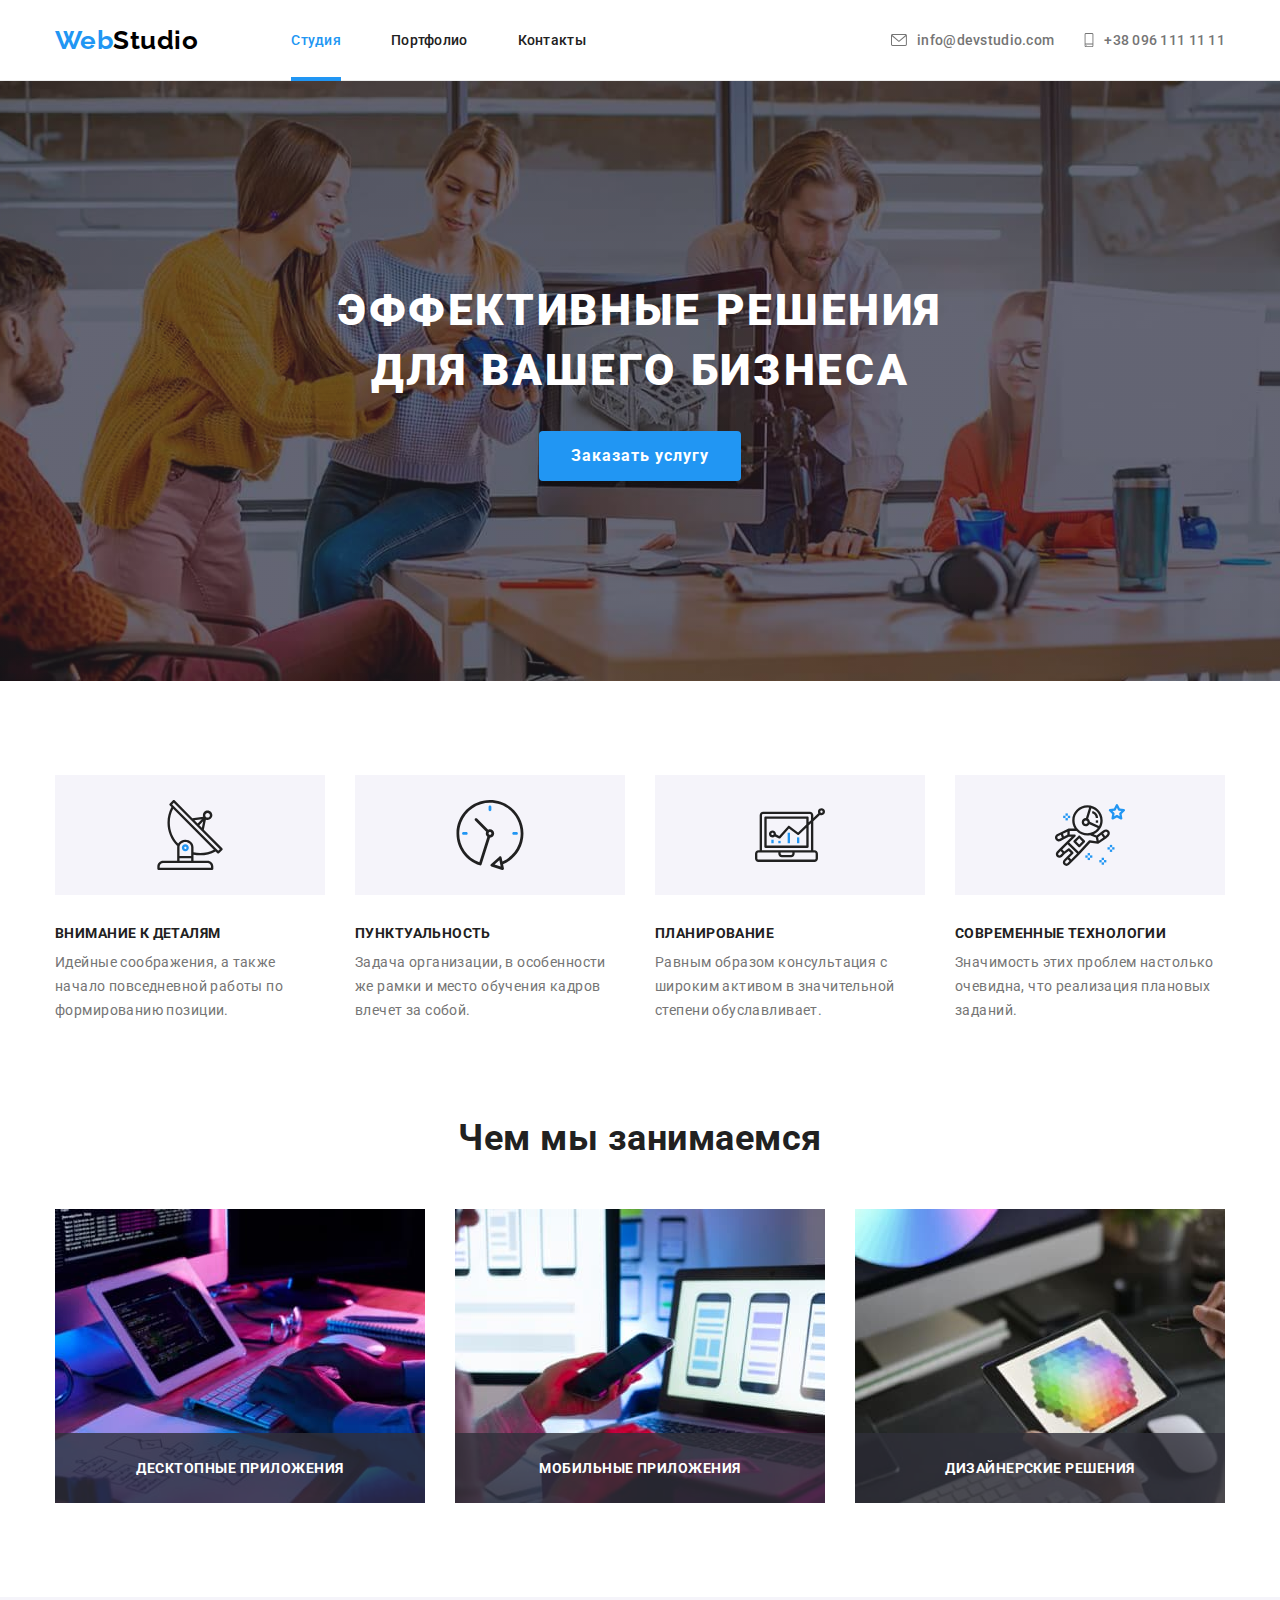
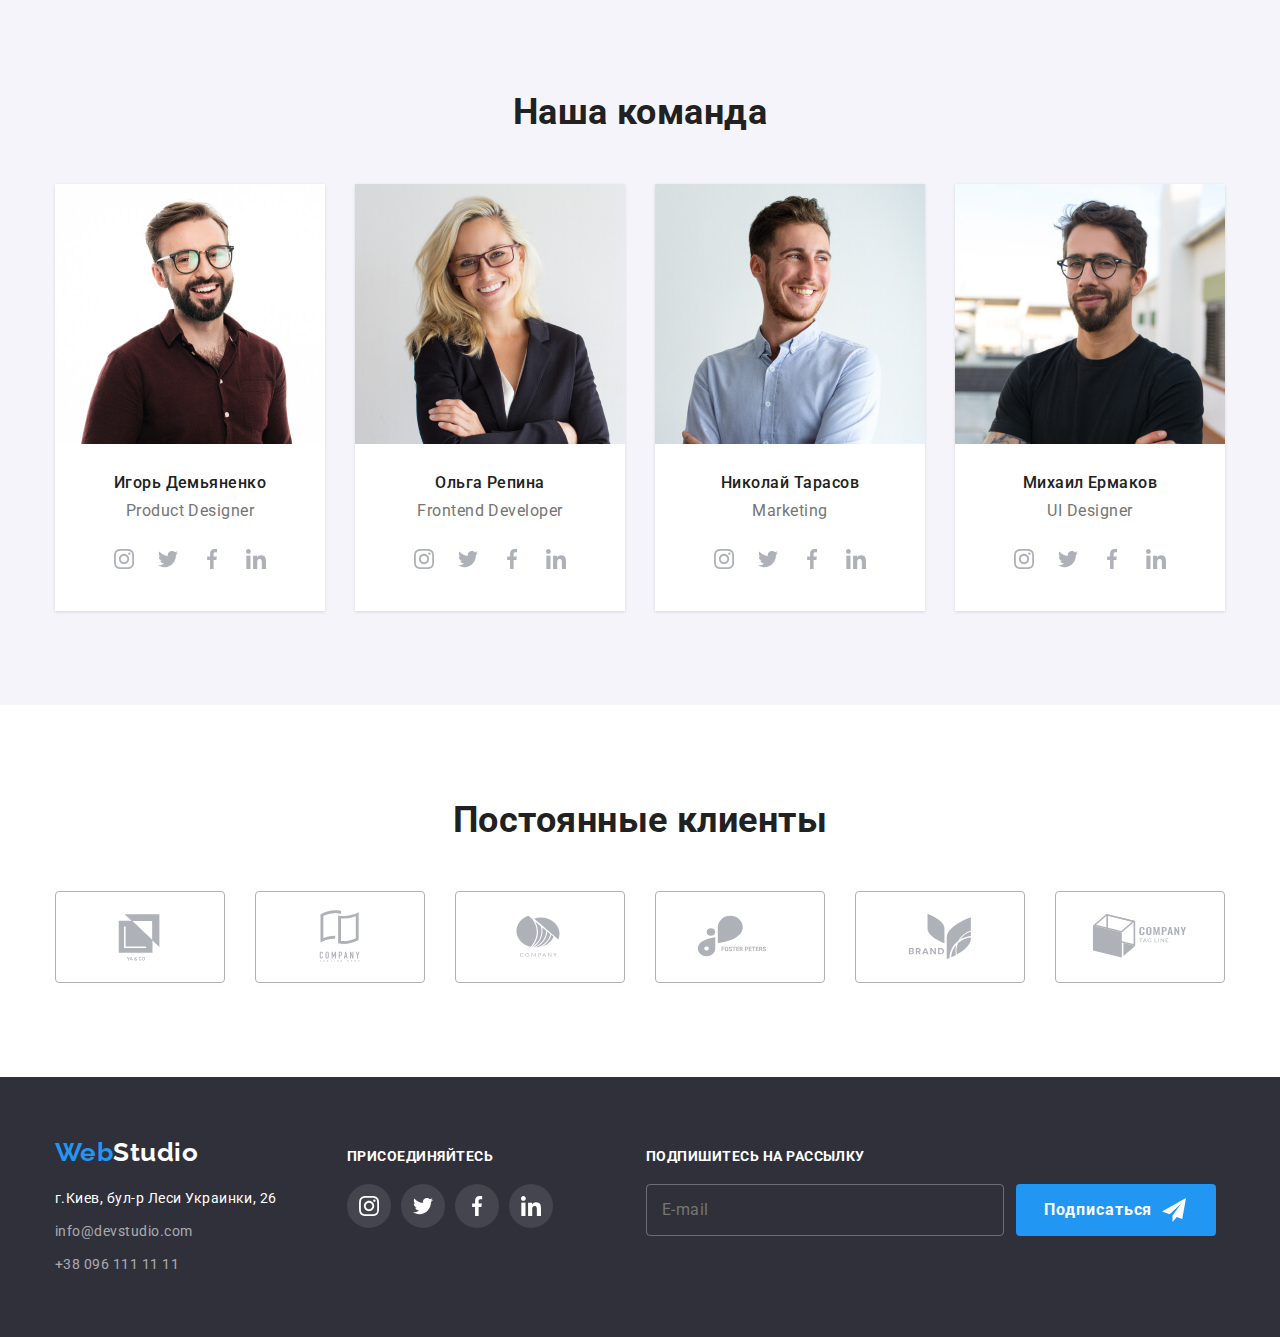
<file: index.html>
<!DOCTYPE html>
<html lang="ru">
<head>
    <meta charset="UTF-8" />
    <meta http-equiv="X-UA-Compatible" content="IE=edge" />
    <meta name="viewport" content="width=device-width, initial-scale=1.0" />
    <title>WebStudio -> Студия</title>
    <!-- Подключаем шрифты с Google Fonts -->
    <link rel="preconnect" href="https://fonts.googleapis.com" />
    <link rel="preconnect" href="https://fonts.gstatic.com" crossorigin />
    <link
      href="https://fonts.googleapis.com/css2?family=Raleway:wght@700&family=Roboto:wght@400;500;700;900&display=swap"
      rel="stylesheet"
    />
    <!-- Подключаем Normalize -->
    <link
      rel="stylesheet"
      href="https://cdnjs.cloudflare.com/ajax/libs/modern-normalize/1.1.0/modern-normalize.min.css"
    />
    <!-- Подключаем свои стили -->
    <link rel="stylesheet" href="./css/main.min.css" />
</head>

<body>
    <!-- ================= Шапка ================ -->
    <header class="header">
      <div class="container">
        <!-- Навигация -->
        <nav class="nav">
          <!-- Логотип -->
          <a href="./index.html" class="logo link"
            ><span class="accent">Web</span>Studio</a
          >
          <!-- Меню Навигация -->
          <ul class="navigation list">
            <li class="navigation-item">
              <a class="link current" href="./index.html">Студия</a>
            </li>
            <li class="navigation-item">
              <a class="link" href="./portfolio.html">Портфолио</a>
            </li>
            <li class="navigation-item">
              <a class="link" href="./contacts.html">Контакты</a>
            </li>
          </ul>
        </nav>

        <!-- Контакты в Шапке -->
        <ul class="contacts list">
          <li class="contacts-item">
            <a
              href="mailto:info@devstudio.com"
              class="contacts-link link"
              aria-label="email contact"
            >
              <svg class="contacts-icon" width="16" height="12">
                <use href="./images/icons.svg#envelope"></use>
              </svg>
              info@devstudio.com
            </a>
          </li>

          <li class="contacts-item">
            <a
              href="tel:+380961111111"
              class="contacts-link link"
              aria-label="phone contact"
            >
              <svg class="contacts-icon" width="10" height="14">
                <use href="./images/icons.svg#smartphone"></use>
              </svg>
              +38 096 111 11 11</a
            >
          </li>
        </ul>

        <!-- Кнопка вызова Мобильное меню -->
        <button class="burger-btn" data-menu-open>
          <svg class="burger-icon" width="40" height="40">
            <use href="./images/icons.svg#burger"></use>
          </svg>
        </button>

        <!-- Мобильное меню -->
        <div class="mobile-menu" data-menu>
          <div class="container mobile-menu__container">
            
            <!-- Кнопка Закрытие мобильное меню -->
            <button class="mobile-close-btn" data-menu-close>
              <svg class="close-btn-icon" width="40" height="40">
                <use href="./images/icons.svg#mobile-menu-close"></use>
              </svg>
            </button>

            <!-- Навигация моб.меню -->
            <ul class="mobile-menu__nav list">
              <li class="mobile-menu__item">
                <a href="index.html" class="mobile-menu__link-current link">Студия</a>
              </li>
              <li class="mobile-menu__item">
                <a href="portfolio.html" class="mobile-menu__link link">Портфолио</a>
              </li>
              <li class="mobile-menu__item">
                <a href="#" class="mobile-menu__link link">Контакты</a>
              </li>
            </ul>

            <!-- Меню "Телефон и Email" + "Соцсети" -->
            <div class="menu-bottom">

                <!-- Меню "Телефон и Email" -->
                <ul class="mobile-contacts list">
                    <li class="mobile-contacts-item">
                        <a href="tel:+380961111111" class="mobile-contacts-link link">+38 096 111 11 11</a>
                    </li>
                    <li class="mobile-contacts-item">
                        <a href="mailto:info@devstudio.com" class="mobile-contacts-link link">info@devstudio.com</a>
                    </li>
                </ul>
                <!-- Конец Меню "Телефон и Email" -->

                <!-- Меню "Соцсети" -->
                <ul class="mobile-social list">
                    <li class="mobile-social-item">
                        <a href="" class="mobile-social-link link">Instagram</a>
                    </li>
                    <li class="mobile-social-item">
                        <a href="" class="mobile-social-link link">Twitter</a>
                    </li>
                    <li class="mobile-social-item">
                        <a href="" class="mobile-social-link link">Facebook</a>
                    </li>
                    <li class="mobile-social-item">
                        <a href="" class="mobile-social-link-last link">LinkedIn</a>
                    </li>
                </ul>
                <!-- Конец Меню "Соцсети" -->

            </div>
            <!-- Конец Меню "Телефон и Email" + "Соцсети" -->

          </div>
        </div>
      </div>
    </header>
    <!-- =============== Конец Шапка ============== -->

    <main>
      <!--================ Герой ===================-->
      <section class="hero">
        <div class="container">
          <h1 class="hero-title">Эффективные решения для вашего бизнеса</h1>
          <button type="button" class="hero-button button" data-modal-open>
            Заказать услугу
          </button>
        </div>
      </section>
      <!--============== Конец Герой ==============-->

      <!--============== Преимущества ==============-->
      <section class="features section">
        <div class="container">
          <h2 class="visually-hidden">Преимущества</h2>
          <ul class="feature-list list">
            <li class="feature-item">
              <div class="feature-icon">
                <svg width="70" height="70">
                  <use href="./images/icons.svg#feature1"></use>
                </svg>
              </div>
              <h3 class="feature-title title">Внимание к деталям</h3>
              <p class="feature-text">
                Идейные соображения, а также начало повседневной работы по
                формированию позиции.
              </p>
            </li>

            <li class="feature-item">
              <div class="feature-icon">
                <svg width="70" height="70">
                  <use href="./images/icons.svg#feature2"></use>
                </svg>
              </div>
              <h3 class="feature-title title">Пунктуальность</h3>
              <p class="feature-text">
                Задача организации, в особенности же рамки и место обучения
                кадров влечет за собой.
              </p>
            </li>

            <li class="feature-item">
              <div class="feature-icon">
                <svg width="70" height="70">
                  <use href="./images/icons.svg#feature3"></use>
                </svg>
              </div>
              <h3 class="feature-title title">Планирование</h3>
              <p class="feature-text">
                Равным образом консультация с широким активом в значительной
                степени обуславливает.
              </p>
            </li>

            <li class="feature-item">
              <div class="feature-icon">
                <svg width="70" height="70">
                  <use href="./images/icons.svg#feature4"></use>
                </svg>
              </div>
              <h3 class="feature-title title">Современные технологии</h3>
              <p class="feature-text">
                Значимость этих проблем настолько очевидна, что реализация
                плановых заданий.
              </p>
            </li>
          </ul>
        </div>
      </section>
      <!--============ Конец Преимущества ============-->

      <!--=========== Чем мы занимаемся =============-->
      <section class="opportunity section">
        <div class="container">
          <h2 class="title">Чем мы занимаемся</h2>
          <ul class="opportunity-list list">
            <li class="opportunity-item">
              <div class="opportunity-wrapper">
                <h3 class="opportunity-overlay">Десктопные приложения</h3>
                <picture class="picture">
                  <source srcset="./images/opportunities/box1.jpg 1x, ./images/opportunities/box1@2x.jpg 2x"media="(min-width: 1200px)">
                  <img src="./images/opportunities/box1.jpg" alt="Десктопные приложения">
                </picture>
              </div>
            </li>

            <li class="opportunity-item">
              <div class="opportunity-wrapper">
                <h3 class="opportunity-overlay">Мобильные приложения</h3>
                <picture class="picture">
                  <source srcset="./images/opportunities/box2.jpg 1x, ./images/opportunities/box2@2x.jpg 2x"
                    media="(min-width: 1200px)">
                  <img src="./images/opportunities/2.jpg" alt="Мобильные приложения">
                </picture>
              </div>
            </li>

            <li class="opportunity-item">
              <div class="opportunity-wrapper">
                <h3 class="opportunity-overlay">Дизайнерские решения</h3>
                <picture class="picture">
                  <source srcset="./images/opportunities/box3.jpg 1x, ./images/opportunities/box3@2x.jpg 2x"
                    media="(min-width: 1200px)">
                  <img src="./images/opportunities/box3.jpg" alt="Дизайнерские решения">
                </picture>
              </div>
            </li>
          </ul>
        </div>
      </section>
      <!--======== Конец Чем мы занимаемся =========-->

      <!--============ Наша команда ================-->
      <section class="team section">
        <div class="container">
          <h2 class="title">Наша команда</h2>
          <ul class="team-list list">
            <li class="team-card">
                <picture class="picture">
                    <source srcset="./images/team/team1_desktop.jpg 1x, ./images/team/team1_desktop@2x.jpg 2x" media="(min-width: 1200px)">
                    <source srcset="./images/team/team1_tablet.jpg 1x, ./images/team/team1_tablet@2x.jpg 2x" media="(min-width: 768px)">
                    <source srcset="./images/team/team1_mobile.jpg 1x, ./images/team/team1_mobile@2x.jpg 2x" media="(max-width: 768px)">
                    <img src="./images/team/team1_mobile.jpg" alt="Проектировщик">
                </picture>
              <div class="team-content">
                <h3 class="team-persona title">Игорь Демьяненко</h3>
                <p class="team-profession">Product Designer</p>
                <ul class="team-social-list list">
                  <li class="team-social-item">
                    <a
                      class="team-social-link link"
                      href=""
                      aria-label="instagram icon"
                    >
                      <svg class="team-social-icon" width="20" height="20">
                        <use href="./images/icons.svg#instagram"></use>
                      </svg>
                    </a>
                  </li>

                  <li class="team-social-item">
                    <a
                      class="team-social-link link"
                      href=""
                      aria-label="twitter icon"
                    >
                      <svg class="team-social-icon" width="20" height="20">
                        <use href="./images/icons.svg#twitter"></use>
                      </svg>
                    </a>
                  </li>

                  <li class="team-social-item">
                    <a
                      class="team-social-link link"
                      href=""
                      aria-label="facebook icon"
                    >
                      <svg class="team-social-icon" width="20" height="20">
                        <use href="./images/icons.svg#facebook"></use>
                      </svg>
                    </a>
                  </li>

                  <li class="team-social-item">
                    <a
                      class="team-social-link link"
                      href=""
                      aria-label="linkedin icon"
                    >
                      <svg class="team-social-icon" width="20" height="20">
                        <use href="./images/icons.svg#linkedin"></use>
                      </svg>
                    </a>
                  </li>
                </ul>
              </div>
            </li>

            <li class="team-card">
                <picture class="picture">
                    <source srcset="./images/team/team2_desktop.jpg 1x, ./images/team/team2_desktop@2x.jpg 2x" media="(min-width: 1200px)">
                    <source srcset="./images/team/team2_tablet.jpg 1x, ./images/team/team2_tablet@2x.jpg 2x" media="(min-width: 768px)">
                    <source srcset="./images/team/team2_mobile.jpg 1x, ./images/team/team2_mobile@2x.jpg 2x" media="(max-width: 768px)">
                    <img src="./images/team/team2_mobile.jpg" alt="Разработчик">
                </picture>
              <div class="team-content">
                <h3 class="team-persona title">Ольга Репина</h3>
                <p class="team-profession">Frontend Developer</p>
                <ul class="team-social-list list">
                  <li class="team-social-item">
                    <a
                      class="team-social-link link"
                      href=""
                      aria-label="instagram icon"
                    >
                      <svg class="team-social-icon" width="20" height="20">
                        <use href="./images/icons.svg#instagram"></use>
                      </svg>
                    </a>
                  </li>

                  <li class="team-social-item">
                    <a
                      class="team-social-link link"
                      href=""
                      aria-label="twitter icon"
                    >
                      <svg class="team-social-icon" width="20" height="20">
                        <use href="./images/icons.svg#twitter"></use>
                      </svg>
                    </a>
                  </li>

                  <li class="team-social-item">
                    <a
                      class="team-social-link link"
                      href=""
                      aria-label="facebook icon"
                    >
                      <svg class="team-social-icon" width="20" height="20">
                        <use href="./images/icons.svg#facebook"></use>
                      </svg>
                    </a>
                  </li>

                  <li class="team-social-item">
                    <a
                      class="team-social-link link"
                      href=""
                      aria-label="linkedin icon"
                    >
                      <svg class="team-social-icon" width="20" height="20">
                        <use href="./images/icons.svg#linkedin"></use>
                      </svg>
                    </a>
                  </li>
                </ul>
              </div>
            </li>

            <li class="team-card">
                <picture class="picture">
                    <source srcset="./images/team/team3_desktop.jpg 1x, ./images/team/team3_desktop@2x.jpg 2x" media="(min-width: 1200px)">
                    <source srcset="./images/team/team3_tablet.jpg 1x, ./images/team/team3_tablet@2x.jpg 2x" media="(min-width: 768px)">
                    <source srcset="./images/team/team3_mobile.jpg 1x, ./images/team/team3_mobile@2x.jpg 2x" media="(max-width: 768px)">
                    <img src="./images/team/team3_mobile.jpg" alt="Маркетолог">
                </picture>
              <div class="team-content">
                <h3 class="team-persona title">Николай Тарасов</h3>
                <p class="team-profession">Marketing</p>
                <ul class="team-social-list list">
                  <li class="team-social-item">
                    <a
                      class="team-social-link link"
                      href=""
                      aria-label="instagram icon"
                    >
                      <svg class="team-social-icon" width="20" height="20">
                        <use href="./images/icons.svg#instagram"></use>
                      </svg>
                    </a>
                  </li>

                  <li class="team-social-item">
                    <a
                      class="team-social-link link"
                      href=""
                      aria-label="twitter icon"
                    >
                      <svg class="team-social-icon" width="20" height="20">
                        <use href="./images/icons.svg#twitter"></use>
                      </svg>
                    </a>
                  </li>

                  <li class="team-social-item">
                    <a
                      class="team-social-link link"
                      href=""
                      aria-label="facebook icon"
                    >
                      <svg class="team-social-icon" width="20" height="20">
                        <use href="./images/icons.svg#facebook"></use>
                      </svg>
                    </a>
                  </li>

                  <li class="team-social-item">
                    <a
                      class="team-social-link link"
                      href=""
                      aria-label="linkedin icon"
                    >
                      <svg class="team-social-icon" width="20" height="20">
                        <use href="./images/icons.svg#linkedin"></use>
                      </svg>
                    </a>
                  </li>
                </ul>
              </div>
            </li>

            <li class="team-card">
                <picture class="picture">
                    <source srcset="./images/team/team4_desktop.jpg 1x, ./images/team/team4_desktop@2x.jpg 2x"
                        media="(min-width: 1200px)">
                    <source srcset="./images/team/team4_tablet.jpg 1x, ./images/team/team4_tablet@2x.jpg 2x" media="(min-width: 768px)">
                    <source srcset="./images/team/team4_mobile.jpg 1x, ./images/team/team4_mobile@2x.jpg 2x" media="(max-width: 768px)">
                    <img src="./images/team/team3_mobile.jpg" alt="Дизайнер">
                </picture>
              <div class="team-content">
                <h3 class="team-persona title">Михаил Ермаков</h3>
                <p class="team-profession">UI Designer</p>
                <ul class="team-social-list list">
                  <li class="team-social-item">
                    <a
                      class="team-social-link link"
                      href=""
                      aria-label="instagram icon"
                    >
                      <svg class="team-social-icon" width="20" height="20">
                        <use href="./images/icons.svg#instagram"></use>
                      </svg>
                    </a>
                  </li>

                  <li class="team-social-item">
                    <a
                      class="team-social-link link"
                      href=""
                      aria-label="twitter icon"
                    >
                      <svg class="team-social-icon" width="20" height="20">
                        <use href="./images/icons.svg#twitter"></use>
                      </svg>
                    </a>
                  </li>

                  <li class="team-social-item">
                    <a
                      class="team-social-link link"
                      href=""
                      aria-label="facebook icon"
                    >
                      <svg class="team-social-icon" width="20" height="20">
                        <use href="./images/icons.svg#facebook"></use>
                      </svg>
                    </a>
                  </li>

                  <li class="team-social-item">
                    <a
                      class="team-social-link link"
                      href=""
                      aria-label="linkedin icon"
                    >
                      <svg class="team-social-icon" width="20" height="20">
                        <use href="./images/icons.svg#linkedin"></use>
                      </svg>
                    </a>
                  </li>
                </ul>
              </div>
            </li>
          </ul>
        </div>
      </section>
      <!--========== Конец Наша команда =============-->

      <!--========== Постоянные клиенты =============-->
      <section class="client section">
        <div class="container">
          <h2 class="title">Постоянные клиенты</h2>
          <ul class="client-list list">
            <li class="client-item">
              <a class="client-link link" href="">
                <svg width="106" height="60">
                  <use href="./images/icons.svg#company1"></use>
                </svg>
              </a>
            </li>

            <li class="client-item">
              <a class="client-link link" href="">
                <svg width="106" height="60">
                  <use href="./images/icons.svg#company2"></use>
                </svg>
              </a>
            </li>

            <li class="client-item">
              <a class="client-link link" href="">
                <svg width="106" height="60">
                  <use href="./images/icons.svg#company3"></use>
                </svg>
              </a>
            </li>

            <li class="client-item">
              <a class="client-link link" href="">
                <svg width="106" height="60">
                  <use href="./images/icons.svg#company4"></use>
                </svg>
              </a>
            </li>

            <li class="client-item">
              <a class="client-link link" href="">
                <svg width="106" height="60">
                  <use href="./images/icons.svg#company5"></use>
                </svg>
              </a>
            </li>

            <li class="client-item">
              <a class="client-link link" href="">
                <svg width="106" height="60">
                  <use href="./images/icons.svg#company6"></use>
                </svg>
              </a>
            </li>
          </ul>
        </div>
      </section>
      <!--======= Конец Постоянные клиенты ==========-->
    </main>

    <!--=================== Подвал ====================-->
    <footer class="footer">
      <div class="container">
        <!-- =============== Адрес ============== -->
        <div class="address">
          <a href="./index.html" class="logo link"
            ><span class="accent">Web</span>Studio</a
          >
          <address class="footer-contact">
            <ul class="list">
              <li class="list-item">
                <a
                  class="link"
                  href="https://goo.gl/maps/2K6fqJcFHeFauVWUA"
                  target="_blank"
                  rel="noopener noreferrer"
                  >г.Киев, бул-р Леси Украинки, 26</a
                >
              </li>

              <li class="list-item">
                <a class="link link-dark" href="mailto:info@devstudio.com"
                  >info@devstudio.com</a
                >
              </li>

              <li class="list-item">
                <a class="link link-dark" href="tel:+380961111111"
                  >+38 096 111 11 11</a
                >
              </li>
            </ul>
          </address>
        </div>
        <!-- ============ Конец Адрес ============ -->

        <!-- ============== Соц.сети ============= -->
        <div class="footer-social">
          <p class="footer-social-paragraf">Присоединяйтесь</p>
          <ul class="footer-social-list list">
            <li class="footer-social-item">
              <a
                class="footer-social-link link"
                href=""
                aria-label="instagram icon"
              >
                <svg class="footer-social-icon" width="20" height="20">
                  <use href="./images/icons.svg#instagram"></use>
                </svg>
              </a>
            </li>

            <li class="footer-social-item">
              <a
                class="footer-social-link link"
                href=""
                aria-label="twitter icon"
              >
                <svg class="footer-social-icon" width="20" height="20">
                  <use href="./images/icons.svg#twitter"></use>
                </svg>
              </a>
            </li>

            <li class="footer-social-item">
              <a
                class="footer-social-link link"
                href=""
                aria-label="facebook icon"
              >
                <svg class="footer-social-icon" width="20" height="20">
                  <use href="./images/icons.svg#facebook"></use>
                </svg>
              </a>
            </li>

            <li class="footer-social-item">
              <a
                class="footer-social-link link"
                href=""
                aria-label="linkedin icon"
              >
                <svg class="footer-social-icon" width="20" height="20">
                  <use href="./images/icons.svg#linkedin"></use>
                </svg>
              </a>
            </li>
          </ul>
        </div>
        <!-- =========== Конец Соц.сети ========== -->

        <!-- ======== Подпишись на рассылку ====== -->
        <div class="subscription">
          <p class="subscription-paragraf">Подпишитесь на рассылку</p>
          <form class="subscription-form">
            <input
              type="email"
              name="user-email"
              class="subscription-form-input"
              placeholder="E-mail"
              required
            />
            <button type="submit" class="subscription-form-button button">
              Подписаться
              <svg class="subscription-icon" width="24" height="24">
                <use href="./images/icons.svg#telegram"></use>
              </svg>
            </button>
          </form>
        </div>
        <!-- ======== Конец Подпишись на рассылку ====== -->
      </div>
    </footer>
    <!--================= Конец Подвал ================-->

    <!-- =============== Модальное окно ============== -->
    <div class="backdrop is-hidden" data-modal>
      <div class="modal">
        <!-- === Кнопка закрытия === -->
        <button class="close-btn" type="button" data-modal-close>
          <svg class="close-btn-icon" width="18" height="18">
            <use href="./images/icons.svg#close"></use>
          </svg>
        </button>
        <!-- === Конец Кнопка закрытия === -->

        <!-- === Форма === -->
        <form class="modal-form">
          <p class="modal-form-head title">
            Оставьте свои данные, мы вам перезвоним
          </p>
          <label class="modal-form-field">
            Имя
            <span class="modal-form-input-wrapper">
              <input
                type="text"
                name="user-name"
                class="modal-form-input"
                minlength="2"
                pattern="[a-zA-Zа-яёА-ЯЁ]+"
                title="Не должно быть цифр и символов"
                required
              />
              <svg class="modal-form-icon" width="18" height="18">
                <use href="./images/icons.svg#person"></use>
              </svg>
            </span>
          </label>

          <label class="modal-form-field">
            Телефон
            <span class="modal-form-input-wrapper">
              <input
                type="tel"
                name="user-phone"
                class="modal-form-input"
                pattern="[0-9]{3}-[0-9]{3}-[0-9]{2}-[0-9]{2}"
                title="096-111-11-11"
                required
              />
              <svg class="modal-form-icon" width="18" height="18">
                <use href="./images/icons.svg#phone"></use>
              </svg>
            </span>
          </label>

          <label class="modal-form-field">
            Почта
            <span class="modal-form-input-wrapper">
              <input
                type="tel"
                name="user-email"
                class="modal-form-input"
                title="email@example.com"
                required
              />
              <svg class="modal-form-icon" width="18" height="18">
                <use href="./images/icons.svg#email"></use>
              </svg>
            </span>
          </label>

          <label class="modal-form-field">
            Комментарий
            <textarea
              name="user-message"
              class="modal-form-message"
              placeholder="Введите текст"
            ></textarea>
          </label>

          <input
            type="checkbox"
            name="accept-policy"
            id="accept-policy"
            class="modal-form-checkbox visually-hidden"
          />

          <label for="accept-policy" class="modal-form-checkbox-label">
            Соглашаюсь с рассылкой и принимаю&nbsp;
            <a class="modal-form-checkbox-link" href=""> Условия договора </a>
          </label>

          <button type="submit" class="modal-form-button button">
            Отправить
          </button>
        </form>
        <!-- === Конец Форма === -->
      </div>
    </div>
    <!-- ============ Конец Модальное окно ============-->

    <!-- ========== Скрипт для модального окна и моб.меню ========-->
    <script src="./js/modal.js"></script>
    <script src="./js/menu.js"></script>
</body>
</html>
</file>
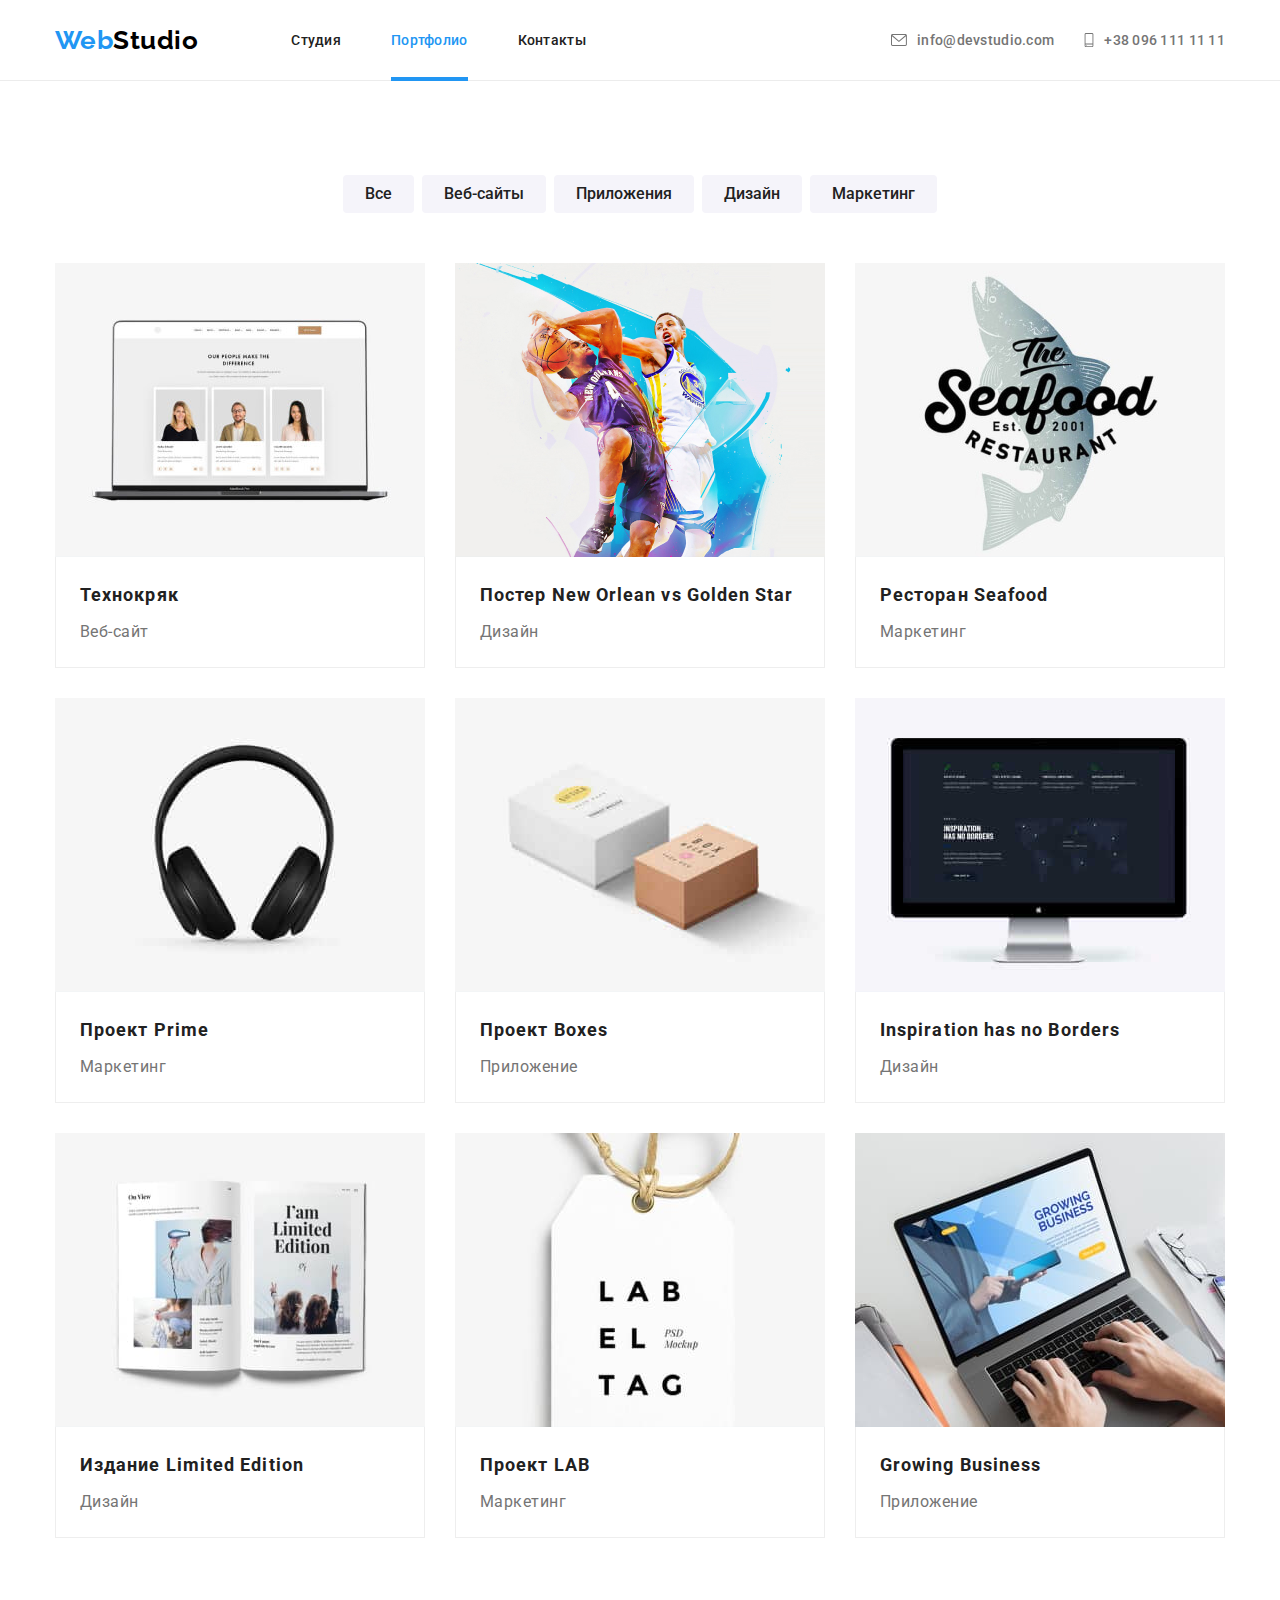
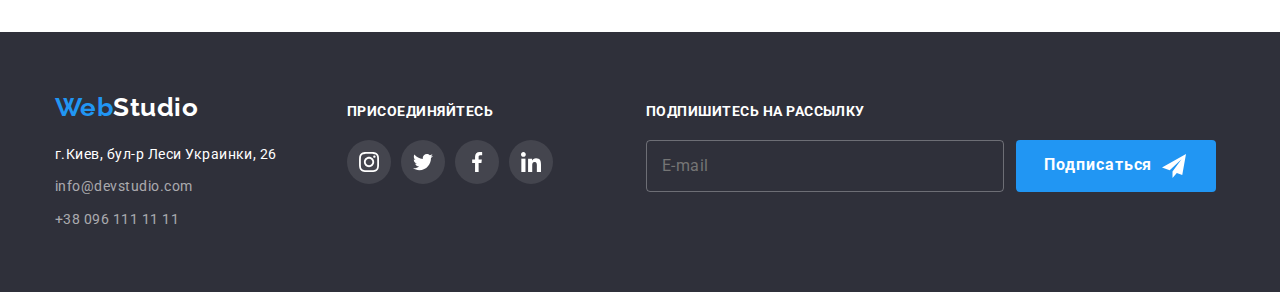
<file: portfolio.html>
<!DOCTYPE html>
<html lang="ru">
<head>
    <meta charset="UTF-8">
    <meta http-equiv="X-UA-Compatible" content="IE=edge">
    <meta name="viewport" content="width=device-width, initial-scale=1.0">
    <title>WebStudio -> Портфолио</title>
    <!-- Подключаем шрифты с Google Fonts -->
    <link rel="preconnect" href="https://fonts.googleapis.com">
    <link rel="preconnect" href="https://fonts.gstatic.com" crossorigin>
    <link 
        href="https://fonts.googleapis.com/css2?family=Raleway:wght@700&family=Roboto:wght@400;500;700;900&display=swap"
        rel="stylesheet">
    <!-- Подключаем Normalize -->
    <link rel="stylesheet" href="https://cdnjs.cloudflare.com/ajax/libs/modern-normalize/1.1.0/modern-normalize.min.css">
    <!-- Подключаем свои стили -->
    <link rel="stylesheet" href="./css/main.min.css">
</head>

<body>
    <!-- ================= Шапка ================ -->
    <header class="header">
        <div class="container">
            <!-- Навигация -->
            <nav class="nav">
                <!-- Логотип -->
                <a href="./index.html" class="logo link"><span class="accent">Web</span>Studio</a>
                <!-- Меню Навигация -->
                <ul class="navigation list">
                    <li class="navigation-item">
                        <a class="link" href="./index.html">Студия</a>
                    </li>
                    <li class="navigation-item">
                        <a class="link current" href="./portfolio.html">Портфолио</a>
                    </li>
                    <li class="navigation-item">
                        <a class="link" href="./contacts.html">Контакты</a>
                    </li>
                </ul>
            </nav>
    
            <!-- Контакты в Шапке -->
            <ul class="contacts list">
                <li class="contacts-item">
                    <a href="mailto:info@devstudio.com" class="contacts-link link" aria-label="email contact">
                        <svg class="contacts-icon" width="16" height="12">
                            <use href="./images/icons.svg#envelope"></use>
                        </svg>
                        info@devstudio.com
                    </a>
                </li>
    
                <li class="contacts-item">
                    <a href="tel:+380961111111" class="contacts-link link" aria-label="phone contact">
                        <svg class="contacts-icon" width="10" height="14">
                            <use href="./images/icons.svg#smartphone"></use>
                        </svg>
                        +38 096 111 11 11</a>
                </li>
            </ul>
    
            <!-- Кнопка вызова Мобильное меню -->
            <button class="burger-btn" data-menu-open>
                <svg class="burger-icon" width="40" height="40">
                    <use href="./images/icons.svg#burger"></use>
                </svg>
            </button>
    
            <!-- Мобильное меню -->
            <div class="mobile-menu" data-menu>
                <div class="container mobile-menu__container">
    
                    <!-- Кнопка Закрытие мобильное меню -->
                    <button class="mobile-close-btn" data-menu-close>
                        <svg class="close-btn-icon" width="40" height="40">
                            <use href="./images/icons.svg#mobile-menu-close"></use>
                        </svg>
                    </button>
    
                    <!-- Навигация моб.меню -->
                    <ul class="mobile-menu__nav list">
                        <li class="mobile-menu__item">
                            <a href="index.html" class="mobile-menu__link link">Студия</a>
                        </li>
                        <li class="mobile-menu__item">
                            <a href="portfolio.html" class="mobile-menu__link-current link">Портфолио</a>
                        </li>
                        <li class="mobile-menu__item">
                            <a href="#" class="mobile-menu__link link">Контакты</a>
                        </li>
                    </ul>
    
                    <!-- Меню "Телефон и Email" + "Соцсети" -->
                    <div class="menu-bottom">
    
                        <!-- Меню "Телефон и Email" -->
                        <ul class="mobile-contacts list">
                            <li class="mobile-contacts-item">
                                <a href="tel:+380961111111" class="mobile-contacts-link link">+38 096 111 11 11</a>
                            </li>
                            <li class="mobile-contacts-item">
                                <a href="mailto:info@devstudio.com" class="mobile-contacts-link link">info@devstudio.com</a>
                            </li>
                        </ul>
                        <!-- Конец Меню "Телефон и Email" -->
    
                        <!-- Меню "Соцсети" -->
                        <ul class="mobile-social list">
                            <li class="mobile-social-item">
                                <a href="" class="mobile-social-link link">Instagram</a>
                            </li>
                            <li class="mobile-social-item">
                                <a href="" class="mobile-social-link link">Twitter</a>
                            </li>
                            <li class="mobile-social-item">
                                <a href="" class="mobile-social-link link">Facebook</a>
                            </li>
                            <li class="mobile-social-item">
                                <a href="" class="mobile-social-link link">LinkedIn</a>
                            </li>
                        </ul>
                        <!-- Конец Меню "Соцсети" -->
    
                    </div>
                    <!-- Конец Меню "Телефон и Email" + "Соцсети" -->
    
                </div>
            </div>
        </div>
    </header>
    <!-- =============== Конец Шапка ============== -->

    <main>
        <!--============= Портфолио ================-->
        <section class="portfolio section">
            <div class="container">
                <!-- Скрытый заголовок -->
                <h1 class="visually-hidden">Портфолио</h1>

                <!-- Кнопки фильтра -->
                <ul class="filter-list list">
                    <li class="filter-item"> <button type="button" class="portfolio-filter-button button">Все</button> </li>
                    <li class="filter-item"> <button type="button" class="portfolio-filter-button button">Веб-сайты</button> </li>
                    <li class="filter-item"> <button type="button" class="portfolio-filter-button button">Приложения</button> </li>
                    <li class="filter-item"> <button type="button" class="portfolio-filter-button button">Дизайн</button> </li>
                    <li class="filter-item"> <button type="button" class="portfolio-filter-button button">Маркетинг</button> </li>
                </ul>
                <!-- Конец Кнопки фильтра -->
                
                <!-- Карточки Проектов-->
                <ul class="project-list list">
                    <li class="project-card">
                        <a href="#" class="project-link link">
                            <div class="project-wrapper">
                                <picture class="picture">
                                    <source srcset="./images/portfolio/project1_desktop.jpg 1x, ./images/portfolio/project1_desktop@2x.jpg 2x" media="(min-width: 1200px)">
                                    <source srcset="./images/portfolio/project1_tablet.jpg 1x, ./images/portfolio/project1_tablet@2x.jpg 2x" media="(min-width: 768px)">
                                    <source srcset="./images/portfolio/project1_mobile.jpg 1x, ./images/portfolio/project1_mobile@2x.jpg 2x" media="(max-width: 768px)">
                                    <img src="./images/portfolio/project1_mobile.jpg" alt="Технокряк">
                                </picture>
                                <p class="project-overlay">Технокряк это современная площадка распространения коронавируса. Компании используют эту платформу для цифрового
                                шпионажа и атак на защищённые сервера конкурентов</p>
                            </div>
                            <div class="project-content">
                                <h2 class="project-title">Технокряк</h2>
                                <p class="project-text">Веб-сайт</p>
                            </div>
                        </a>
                    </li>

                    <li class="project-card">
                        <a href="#" class="project-link link">
                            <div class="project-wrapper">
                                <picture class="picture">
                                    <source srcset="./images/portfolio/project2_desktop.jpg 1x, ./images/portfolio/project2_desktop@2x.jpg 2x"
                                        media="(min-width: 1200px)">
                                    <source srcset="./images/portfolio/project2_tablet.jpg 1x, ./images/portfolio/project2_tablet@2x.jpg 2x"
                                        media="(min-width: 768px)">
                                    <source srcset="./images/portfolio/project2_mobile.jpg 1x, ./images/portfolio/project2_mobile@2x.jpg 2x"
                                        media="(max-width: 768px)">
                                    <img src="./images/portfolio/project2_mobile.jpg" alt="Постер New Orlean vs Golden Star">
                                </picture>
                                <p class="project-overlay">Технокряк это современная площадка распространения коронавируса. Компании используют эту платформу для цифрового
                                шпионажа и атак на защищённые сервера конкурентов</p>
                            </div>
                            <div class="project-content">
                                <h2 class="project-title">Постер New Orlean vs Golden Star</h2>
                                <p class="project-text">Дизайн</p>
                            </div>
                        </a>
                    </li>
                    <li class="project-card">
                        <a href="#" class="project-link link">
                            <div class="project-wrapper">
                                <picture class="picture">
                                    <source srcset="./images/portfolio/project3_desktop.jpg 1x, ./images/portfolio/project3_desktop@2x.jpg 2x"
                                        media="(min-width: 1200px)">
                                    <source srcset="./images/portfolio/project3_tablet.jpg 1x, ./images/portfolio/project3_tablet@2x.jpg 2x"
                                        media="(min-width: 768px)">
                                    <source srcset="./images/portfolio/project3_mobile.jpg 1x, ./images/portfolio/project3_mobile@2x.jpg 2x"
                                        media="(max-width: 768px)">
                                    <img src="./images/portfolio/project3_mobile.jpg" alt="Ресторан Seafood">
                                </picture>
                                <p class="project-overlay">Технокряк это современная площадка распространения коронавируса. Компании используют эту платформу для цифрового
                                шпионажа и атак на защищённые сервера конкурентов</p>
                            </div>
                            <div class="project-content">
                                <h2 class="project-title">Ресторан Seafood</h2>
                                <p class="project-text">Маркетинг</p>
                            </div>
                        </a>
                    </li>
                    <li class="project-card">
                        <a href="#" class="project-link link">
                            <div class="project-wrapper">
                                <picture class="picture">
                                    <source srcset="./images/portfolio/project4_desktop.jpg 1x, ./images/portfolio/project4_desktop@2x.jpg 2x"
                                        media="(min-width: 1200px)">
                                    <source srcset="./images/portfolio/project4_tablet.jpg 1x, ./images/portfolio/project4_tablet@2x.jpg 2x"
                                        media="(min-width: 768px)">
                                    <source srcset="./images/portfolio/project4_mobile.jpg 1x, ./images/portfolio/project4_mobile@2x.jpg 2x"
                                        media="(max-width: 768px)">
                                    <img src="./images/portfolio/project4_mobile.jpg" alt="Проект Prime">
                                </picture>
                                <p class="project-overlay">Технокряк это современная площадка распространения коронавируса. Компании используют эту платформу для цифрового
                                шпионажа и атак на защищённые сервера конкурентов</p>
                            </div>
                            <div class="project-content">
                                <h2 class="project-title">Проект Prime</h2>
                                <p class="project-text">Маркетинг</p>
                            </div>
                        </a>
                    </li>
                    <li class="project-card">
                        <a href="#" class="project-link link">
                            <div class="project-wrapper">
                                <picture class="picture">
                                    <source srcset="./images/portfolio/project5_desktop.jpg 1x, ./images/portfolio/project5_desktop@2x.jpg 2x"
                                        media="(min-width: 1200px)">
                                    <source srcset="./images/portfolio/project5_tablet.jpg 1x, ./images/portfolio/project5_tablet@2x.jpg 2x"
                                        media="(min-width: 768px)">
                                    <source srcset="./images/portfolio/project5_mobile.jpg 1x, ./images/portfolio/project5_mobile@2x.jpg 2x"
                                        media="(max-width: 768px)">
                                    <img src="./images/portfolio/project5_mobile.jpg" alt="Проект Boxes">
                                </picture>
                                <p class="project-overlay">Технокряк это современная площадка распространения коронавируса. Компании используют эту платформу для цифрового
                                шпионажа и атак на защищённые сервера конкурентов</p>
                            </div>
                            <div class="project-content">
                                <h2 class="project-title">Проект Boxes</h2>
                                <p class="project-text">Приложение</p>
                            </div>
                        </a>
                    </li>
                    <li class="project-card">
                        <a href="#" class="project-link link">
                            <div class="project-wrapper">
                                <picture class="picture">
                                    <source srcset="./images/portfolio/project6_desktop.jpg 1x, ./images/portfolio/project6_desktop@2x.jpg 2x"
                                        media="(min-width: 1200px)">
                                    <source srcset="./images/portfolio/project6_tablet.jpg 1x, ./images/portfolio/project6_tablet@2x.jpg 2x"
                                        media="(min-width: 768px)">
                                    <source srcset="./images/portfolio/project6_mobile.jpg 1x, ./images/portfolio/project6_mobile@2x.jpg 2x"
                                        media="(max-width: 768px)">
                                    <img src="./images/portfolio/project6_mobile.jpg" alt="Inspiration has no Borders">
                                </picture>
                                <p class="project-overlay">Технокряк это современная площадка распространения коронавируса. Компании используют эту платформу для цифрового
                                шпионажа и атак на защищённые сервера конкурентов</p>
                            </div>
                            <div class="project-content">
                                <h2 class="project-title">Inspiration has no Borders</h2>
                                <p class="project-text">Дизайн</p>
                            </div>
                        </a>
                    </li>
                    <li class="project-card">
                        <a href="#" class="project-link link">
                            <div class="project-wrapper">
                                <picture class="picture">
                                    <source srcset="./images/portfolio/project7_desktop.jpg 1x, ./images/portfolio/project7_desktop@2x.jpg 2x"
                                        media="(min-width: 1200px)">
                                    <source srcset="./images/portfolio/project7_tablet.jpg 1x, ./images/portfolio/project7_tablet@2x.jpg 2x"
                                        media="(min-width: 768px)">
                                    <source srcset="./images/portfolio/project7_mobile.jpg 1x, ./images/portfolio/project7_mobile@2x.jpg 2x"
                                        media="(max-width: 768px)">
                                    <img src="./images/portfolio/project7_mobile.jpg" alt="Издание Limited Edition">
                                </picture>
                                <p class="project-overlay">Технокряк это современная площадка распространения коронавируса. Компании используют эту платформу для цифрового
                                шпионажа и атак на защищённые сервера конкурентов</p>
                            </div>
                            <div class="project-content">
                                <h2 class="project-title">Издание Limited Edition</h2>
                                <p class="project-text">Дизайн</p>
                            </div>
                        </a>
                    </li>

                    <li class="project-card">
                        <a href="#" class="project-link link">
                            <div class="project-wrapper">
                                <picture class="picture">
                                    <source srcset="./images/portfolio/project8_desktop.jpg 1x, ./images/portfolio/project8_desktop@2x.jpg 2x" media="(min-width: 1200px)">
                                    <source srcset="./images/portfolio/project8_tablet.jpg 1x, ./images/portfolio/project8_tablet@2x.jpg 2x" media="(min-width: 768px)">
                                    <source srcset="./images/portfolio/project8_mobile.jpg 1x, ./images/portfolio/project8_mobile@2x.jpg 2x" media="(max-width: 768px)">
                                    <img src="./images/portfolio/project8_mobile.jpg" alt="Проект LAB">
                                </picture>
                                <p class="project-overlay">Технокряк это современная площадка распространения коронавируса. Компании используют эту платформу для цифрового
                                шпионажа и атак на защищённые сервера конкурентов</p>
                            </div>
                            <div class="project-content">
                                <h2 class="project-title">Проект LAB</h2>
                                <p class="project-text">Маркетинг</p>
                            </div>
                        </a>
                    </li>
                    <li class="project-card">
                        <a href="#" class="project-link link">
                            <div class="project-wrapper">
                                <picture class="picture">
                                    <source srcset="./images/portfolio/project9_desktop.jpg 1x, ./images/portfolio/project9_desktop@2x.jpg 2x" media="(min-width: 1200px)">
                                    <source srcset="./images/portfolio/project9_tablet.jpg 1x, ./images/portfolio/project9_tablet@2x.jpg 2x" media="(min-width: 768px)">
                                    <source srcset="./images/portfolio/project9_mobile.jpg 1x, ./images/portfolio/project9_mobile@2x.jpg 2x" media="(max-width: 768px)">
                                    <img src="./images/portfolio/project9_mobile.jpg" alt="Growing Business">
                                </picture>
                                <p class="project-overlay">Технокряк это современная площадка распространения коронавируса. Компании используют эту платформу для цифрового
                                шпионажа и атак на защищённые сервера конкурентов</p>
                            </div>
                            <div class="project-content">
                                <h2 class="project-title">Growing Business</h2>
                                <p class="project-text">Приложение</p>
                            </div>
                        </a>
                    </li>
                </ul>
                <!-- Конец Карточки Проектов-->
            </div>
        <!--=========== Конец Портфолио ==============-->
        </section>
    </main>
    
    <!--=================== Подвал ====================-->
    <footer class="footer">
        <div class="container">
            <!-- =============== Адрес ============== -->
            <div class="address">
                <a href="./index.html" class="logo link"><span class="accent">Web</span>Studio</a>
                <address class="footer-contact">
                    <ul class="list">
                        <li class="list-item">
                            <a class="link" href="https://goo.gl/maps/2K6fqJcFHeFauVWUA" target="_blank"
                                rel="noopener noreferrer">г.Киев, бул-р Леси Украинки, 26</a>
                        </li>
    
                        <li class="list-item">
                            <a class="link link-dark" href="mailto:info@devstudio.com">info@devstudio.com</a>
                        </li>
    
                        <li class="list-item">
                            <a class="link link-dark" href="tel:+380961111111">+38 096 111 11 11</a>
                        </li>
                    </ul>
                </address>
            </div>
            <!-- ============ Конец Адрес ============ -->
    
            <!-- ============== Соц.сети ============= -->
            <div class="footer-social">
                <p class="footer-social-paragraf">Присоединяйтесь</p>
                <ul class="footer-social-list list">
    
                    <li class="footer-social-item">
                        <a class="footer-social-link link" href="#" aria-label="instagram icon">
                            <svg class="footer-social-icon" width="20" height="20">
                                <use href="./images/icons.svg#instagram"></use>
                            </svg>
                        </a>
                    </li>
    
                    <li class="footer-social-item">
                        <a class="footer-social-link link" href="#" aria-label="twitter icon">
                            <svg class="footer-social-icon" width="20" height="20">
                                <use href="./images/icons.svg#twitter"></use>
                            </svg>
                        </a>
                    </li>
    
                    <li class="footer-social-item">
                        <a class="footer-social-link link" href="#" aria-label="facebook icon">
                            <svg class="footer-social-icon" width="20" height="20">
                                <use href="./images/icons.svg#facebook"></use>
                            </svg>
                        </a>
                    </li>
    
                    <li class="footer-social-item">
                        <a class="footer-social-link link" href="" aria-label="linkedin icon">
                            <svg class="footer-social-icon" width="20" height="20">
                                <use href="./images/icons.svg#linkedin"></use>
                            </svg>
                        </a>
                    </li>
                </ul>
    
            </div>
            <!-- =========== Конец Соц.сети ========== -->
    
            <!-- ======== Подпишись на рассылку ====== -->
            <div class="subscription">
                <p class="subscription-paragraf">Подпишитесь на рассылку</p>
                <form class="subscription-form">
                    <input type="email" name="user-email" class="subscription-form-input" placeholder="E-mail" required>
                    <button type="submit" class="subscription-form-button button">
                        Подписаться
                        <svg class="subscription-icon" width="24" height="24">
                            <use href="./images/icons.svg#telegram"></use>
                        </svg>
                    </button>
                </form>
            </div>
            <!-- ======== Конец Подпишись на рассылку ====== -->
        </div>
    </footer>
    <!--================= Конец Подвал ================-->
    
    <!-- ========== Скрипт для модального окна и моб.меню ========-->
    <script src="./js/menu.js"></script>

</body>
</html>
</file>
<file: css/main.min.css>
:root{--primary-text-color: #757575;--alt-text-color: #212121;--hero-text-color: #ffffff;--logo-header-color: #000000;--logo-footer-color: #ffffff;--accent-color: #2196f3;--accent-color-hover-hero-button: #188ce8;--active-button-text-color: #ffffff;--passive-button-bg-color: #f5f4fa;--primary-bg-color: #ffffff;--hero-bg-color: #2f303a;--team-bg-color: #f5f4fa;--feature-icon-bg-color: #f5f4fa;--footer-bg-color: #2f303a;--header-border-color: #ececec;--portfolio-card-border-color: #eeeeee;--client-color: #afb1b8;--gap: 30px;--btn-timing: 250ms;--modal-timing: 500ms;--font-family: "Roboto", sans-serif}.visually-hidden{position:absolute;width:1px;height:1px;margin:-1px;border:0;padding:0;white-space:nowrap;-webkit-clip-path:inset(100%);clip-path:inset(100%);clip:rect(0 0 0 0);overflow:hidden}h1,h2,h3,h4,h5,h6,p{margin-top:0;margin-bottom:0}ul,ol{margin-top:0;margin-bottom:0;padding-left:0}img{display:block;max-width:100%;height:auto}.list{list-style:none}.link{text-decoration:none}body{background-color:var(--primary-bg-color);color:var(--primary-text-color);font-family:var(--font-family);letter-spacing:.03em}.container{padding:0 15px}@media screen and (min-width: 480px){.container{width:480px;margin:0 auto}}@media screen and (min-width: 768px){.container{width:768px}}@media screen and (min-width: 1200px){.container{width:1200px}}.section{padding:60px 0}@media screen and (min-width: 1200px){.section{padding:94px 0}}.logo{font-family:Raleway;font-weight:700;font-size:26px;line-height:1.17;color:var(--logo-header-color)}.accent{color:var(--accent-color)}.button{cursor:pointer;border-radius:4px;border-width:0;text-align:center}.title{font-weight:700;font-size:28px;margin-bottom:30px;line-height:1.17;text-align:center;color:var(--alt-text-color)}@media screen and (min-width: 1200px){.title{font-size:36px;margin-bottom:50px}}.burger-btn{background-color:transparent;border:none;padding:0}@media screen and (min-width: 768px){.burger-btn{display:none}}.burger-btn:hover .burger-icon,.burger-btn:focus .burger-icon{fill:var(--accent-color)}.burger-icon{fill:var(--logo-header-color)}.mobile-menu{position:fixed;top:0;left:0;z-index:1;width:100vw;height:100vh;background:var(--primary-bg-color);transform:translateY(-100%);transition:transform var(--btn-timing) cubic-bezier(0.4, 0, 0.2, 1)}.mobile-menu.is-hidden{opacity:0;-webkit-appearance:none;-moz-appearance:none;appearance:none;pointer-events:none}.mobile-menu.is-open{transform:translateY(0%);opacity:1;visibility:visible;pointer-events:auto}.mobile-menu__container{position:relative;width:100%;max-width:480px;height:100%;padding:48px 40px;margin:0 auto;display:flex;flex-direction:column}.mobile-close-btn{background-color:transparent;border:none;padding:0;position:absolute;top:10px;right:15px}.mobile-close-btn:hover .close-btn-icon,.mobile-close-btn:focus .close-btn-icon{fill:var(--accent-color)}.close-btn-icon{transition:fill var(--btn-timing) cubic-bezier(0.4, 0, 0.2, 1)}.mobile-menu__item:not(:last-child){margin-bottom:32px}.mobile-menu__link,.mobile-menu__link-current{font-weight:500;font-size:40px;line-height:1.175;letter-spacing:.02em;color:var(--alt-text-color)}.mobile-menu__link:hover,.mobile-menu__link:focus,.mobile-menu__link-current:hover,.mobile-menu__link-current:focus{color:var(--accent-color)}.mobile-menu__link-current{color:var(--accent-color)}.menu-bottom{margin-top:auto}.mobile-contacts-link{font-weight:500;font-size:24px;line-height:1.17;letter-spacing:.02em;color:var(--primary-text-color)}.mobile-contacts-link:not(:last-child){margin-bottom:32px;font-size:40px;color:var(--alt-text-color)}.mobile-contacts-item:not(:last-child){margin-bottom:32px}.mobile-contacts-item:not(:last-child) .mobile-contacts-link{font-size:26px;color:var(--accent-color)}@media screen and (min-width: 480px){.mobile-contacts-item:not(:last-child) .mobile-contacts-link{font-size:34px}}.mobile-contacts{margin-bottom:64px}.mobile-social{display:flex;flex-wrap:wrap}.mobile-social-item:not(:last-child){margin-right:20px;position:relative}.mobile-social-link,.mobile-social-link-last{font-weight:500;font-size:10px;line-height:1.22;letter-spacing:.02em;color:var(--accent-color)}@media screen and (min-width: 480px){.mobile-social-link,.mobile-social-link-last{font-size:18px}}.mobile-social-link::after{content:"";display:block;position:absolute;bottom:0;right:-10px;width:1px;height:100%;background-color:rgba(33,33,33,.2)}.backdrop{position:fixed;top:0;left:0;width:100vw;height:100vh;background-color:rgba(0,0,0,.6);opacity:1;visibility:visible;pointer-events:auto;transition:opacity var(--modal-timing) linear,visibility var(--modal-timing) linear}.backdrop.is-hidden{opacity:0;visibility:hidden;pointer-events:none}.modal{position:absolute;top:50%;left:50%;transform:translate(-50%, -50%);max-width:528px;max-height:581px;padding:40px;background-color:var(--primary-bg-color);border-radius:4px}@media screen and (max-width: 1200px){.modal{max-width:93.75vw;width:450px;height:93.75vh;max-height:609px;overflow:auto}}.close-btn{position:absolute;top:8px;right:8px;width:30px;height:30px;border:1px solid rgba(0,0,0,.1);border-radius:50%;background-color:transparent;padding:0;display:flex;justify-content:center;align-items:center;cursor:pointer}.close-btn:hover .close-btn-icon,.close-btn:focus .close-btn-icon{fill:var(--accent-color)}.close-btn-icon{transition:fill var(--btn-timing) cubic-bezier(0.4, 0, 0.2, 1)}.modal-form{display:flex;flex-direction:column}.modal-form-head{text-align:center;font-weight:700;line-height:1.17;font-size:20px;margin-bottom:12px}.modal-form-field{font-size:12px;line-height:1.17;letter-spacing:.01em;margin-bottom:10px}.modal-form-input-wrapper{position:relative;display:block;margin-top:4px}.modal-form-input{width:100%;height:40px;border:1px solid rgba(33,33,33,.2);border-radius:4px;padding-left:40px}.modal-form-input:focus{outline:none;border-color:var(--accent-color)}.modal-form-input:focus+.modal-form-icon{fill:var(--accent-color)}.modal-form-icon{position:absolute;top:50%;left:0;transform:translate(50%, -50%);transition:fill var(--btn-timing) cubic-bezier(0.4, 0, 0.2, 1)}.modal-form-message{width:100%;height:120px;margin-top:4px;resize:none;border:1px solid rgba(33,33,33,.2);border-radius:4px;padding:12px 16px;transition:border-color var(--btn-timing) cubic-bezier(0.4, 0, 0.2, 1)}.modal-form-message:focus{outline:none;border-color:var(--accent-color)}.modal-form-message::-moz-placeholder{font-weight:400;font-size:14px;line-height:1.14;letter-spacing:.01em;color:rgba(117,117,117,.5)}.modal-form-message:-ms-input-placeholder{font-weight:400;font-size:14px;line-height:1.14;letter-spacing:.01em;color:rgba(117,117,117,.5)}.modal-form-message::placeholder{font-weight:400;font-size:14px;line-height:1.14;letter-spacing:.01em;color:rgba(117,117,117,.5)}.modal-form-button{align-self:center;padding:10px 55px;font-weight:700;font-size:16px;line-height:1.88;letter-spacing:.06em;color:var(--active-button-text-color);border-radius:4px;background-color:var(--accent-color);cursor:pointer;transition:background-color var(--btn-timing) cubic-bezier(0.4, 0, 0.2, 1),box-shadow var(--btn-timing) cubic-bezier(0.4, 0, 0.2, 1)}.modal-form-button:focus{box-shadow:0px 4px 4px 0px #00000026;background-color:var(--accent-color-hover-hero-button)}.modal-form-checkbox-label{display:flex;justify-content:center;align-items:center;font-size:12px;margin-bottom:30px}.modal-form-checkbox-label::before{content:"";display:block;width:15px;height:15px;border:1px solid var(--primary-text-color);cursor:pointer;margin-right:6px}.modal-form-checkbox:checked+.modal-form-checkbox-label::before{background-image:url(../images/icon_check.svg);border:none;background-position:center;background-repeat:no-repeat;background-size:cover}.modal-form-checkbox-link{color:var(--accent-color)}.header{border-bottom:1px solid var(--header-border-color)}.header .container{display:flex;justify-content:space-between}@media screen and (min-width: 768px){.header .container{align-items:center}}.nav{display:flex;align-items:center}.navigation{display:flex;align-items:center}@media screen and (max-width: 767px){.navigation{display:none}}.header .logo{margin-right:0;padding-top:16px;padding-bottom:16px}@media screen and (min-width: 768px){.header .logo{margin-right:88px;padding:0}}@media screen and (min-width: 1200px){.header .logo{margin-right:93px}}.navigation-item:not(:last-child){margin-right:50px}.contacts{margin-top:-10px;margin-left:auto}@media screen and (max-width: 767px){.contacts{display:none}}@media screen and (min-width: 1200px){.contacts{display:flex;margin-top:0}}@media screen and (min-width: 1200px){.contacts-item:not(:last-child){margin-right:30px}}.navigation .link{font-weight:500;font-size:14px;line-height:1.17;letter-spacing:.02em;color:var(--alt-text-color);display:block;padding-top:32px;padding-bottom:32px;position:relative;transition:color var(--btn-timing) cubic-bezier(0.4, 0, 0.2, 1)}.navigation .link:hover,.navigation .link:focus{color:var(--accent-color)}.navigation .link.current{color:var(--accent-color)}.navigation .link.current::after{content:"";display:block;width:100%;position:absolute;bottom:-1px;height:4px;background-color:var(--accent-color)}.contacts-link{font-weight:500;font-size:12px;line-height:1.17;letter-spacing:.02em;color:var(--primary-text-color);display:flex;align-items:center;transition:color var(--btn-timing) cubic-bezier(0.4, 0, 0.2, 1)}@media screen and (min-width: 1200px){.contacts-link{font-size:14px}}@media screen and (max-width: 1199px){.contacts-link{margin-top:10px}}.contacts-link:hover,.contacts-link:focus{color:var(--accent-color)}.contacts-icon{margin-right:10px;fill:currentColor}.hero{background-color:var(--hero-bg-color);padding-top:118px;padding-bottom:118px;text-align:center;margin-left:auto;margin-right:auto;max-width:1600px;background-image:linear-gradient(to right, rgba(47, 48, 58, 0.4), rgba(47, 48, 58, 0.4)),url(../images/hero/hero_mobile.jpg);background-size:cover;background-position:center}@media screen and (min-width: 1200px){.hero{padding-top:200px;padding-bottom:200px}}@media screen and (min-device-pixel-ratio: 2)and (max-width: 767px),screen and (-webkit-min-device-pixel-ratio: 2)and (max-width: 767px),screen and (min-resolution: 192dpi)and (max-width: 767px),screen and (min-resolution: 24ppx)and (max-width: 767px){.hero{background-image:linear-gradient(to right, rgba(47, 48, 58, 0.4), rgba(47, 48, 58, 0.4)),url(../images/hero/hero_mobile@2x.jpg)}}@media screen and (min-width: 768px){.hero{background-image:linear-gradient(to right, rgba(47, 48, 58, 0.4), rgba(47, 48, 58, 0.4)),url(../images/hero/hero_tablet.jpg)}}@media screen and (min-device-pixel-ratio: 2)and (min-width: 768px),screen and (-webkit-min-device-pixel-ratio: 2)and (min-width: 768px),screen and (min-resolution: 192dpi)and (min-width: 768px),screen and (min-resolution: 24ppx)and (min-width: 768px){.hero{background-image:linear-gradient(to right, rgba(47, 48, 58, 0.4), rgba(47, 48, 58, 0.4)),url(../images/hero/hero_tablet@2x.jpg)}}@media screen and (min-width: 1200px){.hero{background-image:linear-gradient(to right, rgba(47, 48, 58, 0.4), rgba(47, 48, 58, 0.4)),url(../images/hero/hero_desktop.jpg)}}@media screen and (min-device-pixel-ratio: 2)and (min-width: 1200px),screen and (-webkit-min-device-pixel-ratio: 2)and (min-width: 1200px),screen and (min-resolution: 192dpi)and (min-width: 1200px),screen and (min-resolution: 24ppx)and (min-width: 1200px){.hero{background-image:linear-gradient(to right, rgba(47, 48, 58, 0.4), rgba(47, 48, 58, 0.4)),url(../images/hero/hero_desktop@2x.jpg)}}.hero-title{font-weight:900;font-size:26px;line-height:1.62;letter-spacing:.06em;color:var(--hero-text-color);text-transform:uppercase;max-width:360px;margin:0 auto 30px}@media screen and (min-width: 1200px){.hero-title{font-size:44px;line-height:1.36}}@media screen and (min-width: 1200px){.hero-title{max-width:696px}}.hero-button{font-weight:700;font-size:16px;line-height:1.88;letter-spacing:.06em;background-color:var(--accent-color);color:var(--active-button-text-color);padding:10px 32px;box-shadow:0px 4px 4px rgba(0,0,0,.15);transition:color var(--btn-timing) cubic-bezier(0.4, 0, 0.2, 1),background-color var(--btn-timing) cubic-bezier(0.4, 0, 0.2, 1)}.hero-button:hover,.hero-button:focus{background-color:var(--accent-color-hover-hero-button)}.opportunity{padding-top:0}@media screen and (max-width: 1199px){.opportunity{display:none}}.opportunity-list{display:flex;flex-wrap:wrap;margin-left:calc(-1 * var(--gap));margin-top:calc(-1 * var(--gap))}.opportunity-item{margin-left:var(--gap);margin-top:var(--gap);flex-basis:calc(100% / 3 - var(--gap))}.opportunity-wrapper{position:relative}.opportunity-overlay{font-size:14px;color:var(--hero-text-color);background-color:rgba(47,48,58,.8);text-transform:uppercase;display:flex;justify-content:center;align-items:center;position:absolute;bottom:0;left:0;width:100%;height:70px;overflow:auto}.feature-title{font-size:14px;line-height:1.17;letter-spacing:.03em;text-transform:uppercase;margin-bottom:10px;text-align:center}@media screen and (min-width: 768px){.feature-title{text-align:left}}.feature-text{font-size:14px;line-height:1.71;letter-spacing:.03em}@media screen and (min-width: 768px){.feature-list{display:flex;flex-wrap:wrap;margin-left:calc(-1 * var(--gap));margin-top:calc(-1 * var(--gap))}}.feature-item{width:100%}@media screen and (min-width: 768px){.feature-item{margin-left:var(--gap);margin-top:var(--gap);flex-basis:calc(100% / 2 - var(--gap))}}@media screen and (min-width: 1200px){.feature-item{flex-basis:calc(100% / 4 - var(--gap))}}@media screen and (max-width: 767px){.feature-item:not(:last-child){margin-bottom:var(--gap)}}.feature-icon{margin-bottom:var(--gap);background-color:var(--feature-icon-bg-color);height:120px;display:flex;justify-content:center;align-items:center}.team{background-color:var(--team-bg-color)}.team-card{width:100%;background-color:var(--primary-bg-color);box-shadow:0px 2px 1px 0px #00000033;box-shadow:0px 1px 1px 0px #00000024;box-shadow:0px 1px 3px 0px #0000001f}@media screen and (min-width: 768px){.team-card{margin-left:var(--gap);margin-top:var(--gap);flex-basis:calc(100% / 2 - var(--gap))}}@media screen and (min-width: 1200px){.team-card{flex-basis:calc(100% / 4 - var(--gap))}}@media screen and (max-width: 767px){.team-card:not(:last-child){margin-bottom:var(--gap)}}.team-persona{font-weight:500;font-size:16px;line-height:1.17;text-align:center;margin-bottom:10px}.team-profession{font-size:16px;line-height:1.17;text-align:center;margin-bottom:16px}.team-content{padding:30px 32px}@media screen and (min-width: 768px){.team-list{display:flex;flex-wrap:wrap;margin-left:calc(-1 * var(--gap));margin-top:calc(-1 * var(--gap))}}.team-social-list{display:flex;justify-content:center}.team-social-icon{fill:#afb1b8;transition:fill var(--btn-timing) cubic-bezier(0.4, 0, 0.2, 1)}.team-social-link{display:flex;justify-content:center;align-items:center;width:44px;height:44px;border-radius:50%;transition:background-color var(--btn-timing) cubic-bezier(0.4, 0, 0.2, 1)}.team-social-link:hover,.team-social-link:focus{background-color:var(--accent-color)}.team-social-link:hover>.team-social-icon,.team-social-link:focus>.team-social-icon{fill:var(--active-button-text-color)}.client-list{display:flex;flex-wrap:wrap;justify-content:center;align-items:center;margin-left:calc(-1 * var(--gap));margin-top:calc(-1 * var(--gap))}.client-item{margin-left:var(--gap);margin-top:var(--gap);flex-basis:calc(100% / 2 - var(--gap))}@media screen and (min-width: 768px){.client-item{flex-basis:calc(100% / 3 - var(--gap))}}@media screen and (min-width: 1200px){.client-item{flex-basis:calc(100% / 6 - var(--gap))}}.client-link{display:flex;justify-content:center;align-items:center;width:210px;height:92px;border:1px solid var(--client-color);border-radius:4px;fill:var(--client-color);transition:border var(--btn-timing) cubic-bezier(0.4, 0, 0.2, 1),fill var(--btn-timing) cubic-bezier(0.4, 0, 0.2, 1)}@media screen and (min-width: 768px){.client-link{width:226px}}@media screen and (min-width: 1200px){.client-link{width:170px}}.client-link:hover,.client-link:focus{border:1px solid var(--accent-color);fill:var(--accent-color)}.footer{background-color:var(--footer-bg-color);padding-top:60px;padding-bottom:60px}@media screen and (max-width: 1199px){.footer{text-align:center}}.footer .container{display:flex;flex-direction:column;align-items:center}@media screen and (min-width: 768px){.footer .container{flex-direction:row;flex-wrap:wrap;align-items:baseline}}@media screen and (min-width: 1200px){.footer .container{flex-wrap:no-wrap}}@media screen and (max-width: 1199px){.address{margin:0 auto}}.footer .logo{color:var(--logo-footer-color)}@media screen and (max-width: 1199px){.footer .logo{margin:0 auto}}.footer-contact{margin-top:20px}.footer-contact .link{color:var(--hero-text-color);font-style:normal;font-size:14px;line-height:1.71;transition:color var(--btn-timing) cubic-bezier(0.4, 0, 0.2, 1)}.footer-contact .link:hover,.footer-contact .link:focus{color:var(--accent-color)}.footer-contact .link-dark{color:rgba(255,255,255,.6)}.footer-contact .list-item:not(:last-child){margin-bottom:8px}@media screen and (min-width: 1200px){.footer-contact .list-item:not(:last-child){margin-bottom:9px}}.footer-social{margin:60px auto}@media screen and (min-width: 768px){.footer-social{margin:0 auto}}@media screen and (min-width: 1200px){.footer-social{margin:0 93px 0 70px}}.footer-social-paragraf{font-size:14px;font-weight:700;line-height:1.17;color:var(--hero-text-color);text-transform:uppercase;margin-bottom:20px}.footer-social-list{display:flex;justify-content:center}.footer-social-item:not(:last-child){margin-right:10px}.footer-social-icon{fill:var(--active-button-text-color)}.footer-social-link{display:flex;justify-content:center;align-items:center;width:44px;height:44px;border-radius:50%;background-color:rgba(255,255,255,.1);transition:background-color var(--btn-timing) cubic-bezier(0.4, 0, 0.2, 1)}.footer-social-link:hover,.footer-social-link:focus{background-color:var(--accent-color)}@media screen and (max-width: 1199px){.subscription{width:100%}}@media screen and (min-width: 768px){.subscription{margin-top:60px}}@media screen and (min-width: 1200px){.subscription{margin-top:0}}.subscription-paragraf{font-size:14px;font-weight:700;line-height:1.17;color:var(--hero-text-color);text-transform:uppercase;margin-bottom:20px}.subscription-form{width:100%}@media screen and (min-width: 1200px){.subscription-form{display:flex}}.subscription-form-input{padding:15px;border-radius:4px;background-color:transparent;border:1px solid #ffffff4d;font-size:16px;line-height:1.25;letter-spacing:.03em;color:rgba(255,255,255,.6)}@media screen and (max-width: 1199px){.subscription-form-input{width:100%;max-width:450px}}@media screen and (min-width: 1200px){.subscription-form-input{width:358px}}.subscription-form-button{display:flex;justify-items:center;align-items:center;padding:10px 28px;margin:20px auto 0;font-weight:700;font-size:16px;line-height:1.88;letter-spacing:.06em;color:var(--active-button-text-color);width:200px;border-radius:4px;background-color:var(--accent-color);cursor:pointer}@media screen and (min-width: 1200px){.subscription-form-button{margin-left:12px;margin-top:0}}.subscription-icon{fill:var(--active-button-text-color);margin-left:10px}.portfolio-filter-button{color:var(--alt-text-color);background-color:var(--passive-button-bg-color);font-weight:500;font-size:16px;line-height:1.63;padding:6px 22px;margin-top:15px;transition:color var(--btn-timing) cubic-bezier(0.4, 0, 0.2, 1),background-color var(--btn-timing) cubic-bezier(0.4, 0, 0.2, 1),box-shadow var(--btn-timing) cubic-bezier(0.4, 0, 0.2, 1)}.portfolio-filter-button:hover,.portfolio-filter-button:focus{color:var(--active-button-text-color);background-color:var(--accent-color);box-shadow:0px 2px 2px 0px #0000001f;box-shadow:0px 1px 2px 0px #00000014;box-shadow:0px 3px 1px 0px #0000001a}.filter-list{display:flex;flex-wrap:wrap;margin-bottom:40px;margin-top:-15px}@media screen and (min-width: 768px){.filter-list{justify-content:center}}@media screen and (min-width: 768px){.filter-list{margin-bottom:30px}}@media screen and (min-width: 1200px){.filter-list{margin-bottom:50px}}.filter-item:not(:last-child){margin-right:8px}.project-content{padding:20px 24px;border:1px solid var(--portfolio-card-border-color);border-top:none;height:100%}.project-title{font-size:18px;line-height:2;letter-spacing:.06em;color:var(--alt-text-color);margin-bottom:4px}.project-text{color:var(--primary-text-color);font-size:16px;line-height:1.87}.project-list{display:flex;flex-wrap:wrap;margin-left:calc(-1 * var(--gap));margin-top:calc(-1 * var(--gap))}.project-card{margin-left:var(--gap);margin-top:var(--gap);flex-basis:calc(100% - var(--gap))}@media screen and (min-width: 768px){.project-card{flex-basis:calc(100% / 2 - var(--gap))}}@media screen and (min-width: 1200px){.project-card{flex-basis:calc(100% / 3 - var(--gap))}}.project-link{display:flex;flex-direction:column;transition:box-shadow var(--btn-timing) cubic-bezier(0.4, 0, 0.2, 1);height:100%}.project-link:hover,.project-link:focus{box-shadow:0px 4px 4px 0px #00000040}.project-wrapper{flex-shrink:0;position:relative;overflow:hidden}.project-overlay{font-size:18px;line-height:1.56;padding:63px 24px;color:var(--hero-text-color);background-color:rgba(33,150,243,.9);position:absolute;top:0;left:0;width:100%;height:100%;transform:translateY(100%);transition:transform var(--modal-timing) linear}.project-link:hover .project-overlay,.project-link:focus .project-overlay{transform:translateY(0%)}/*# sourceMappingURL=main.min.css.map */
</file>
